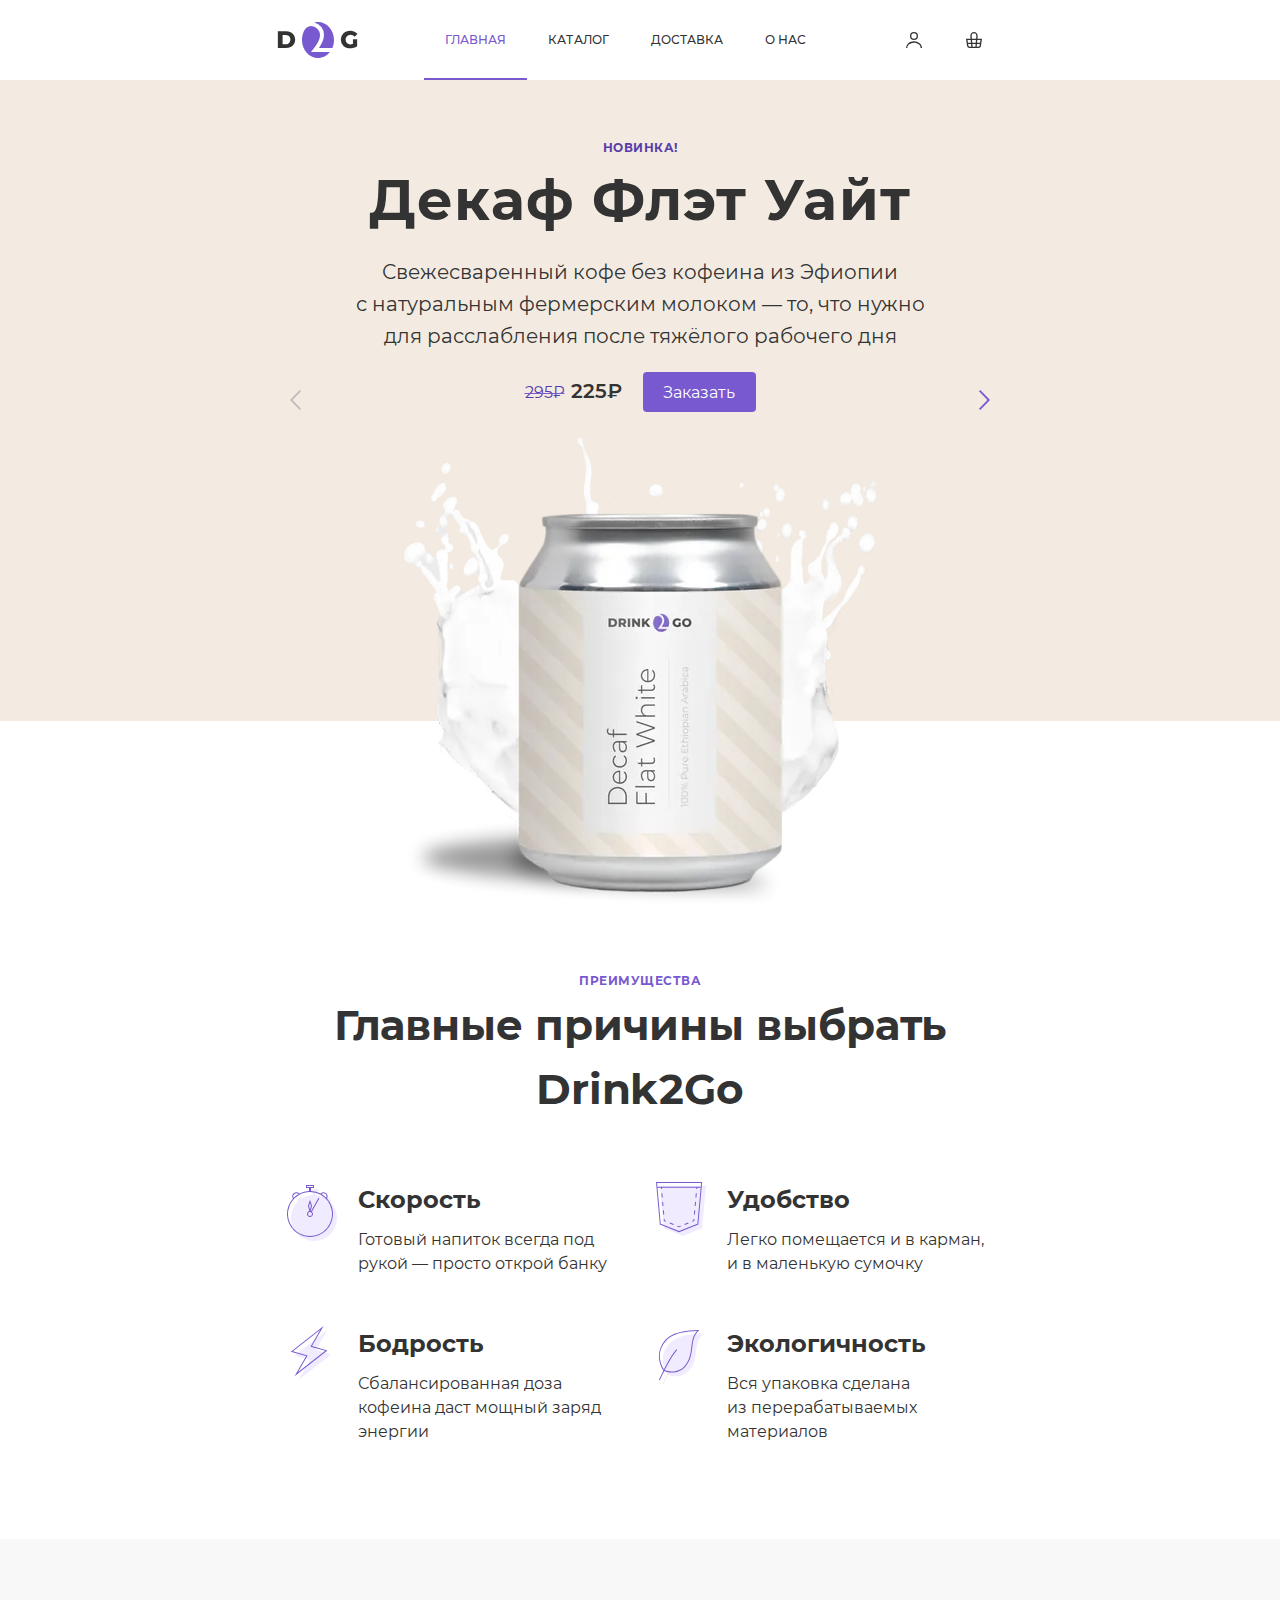
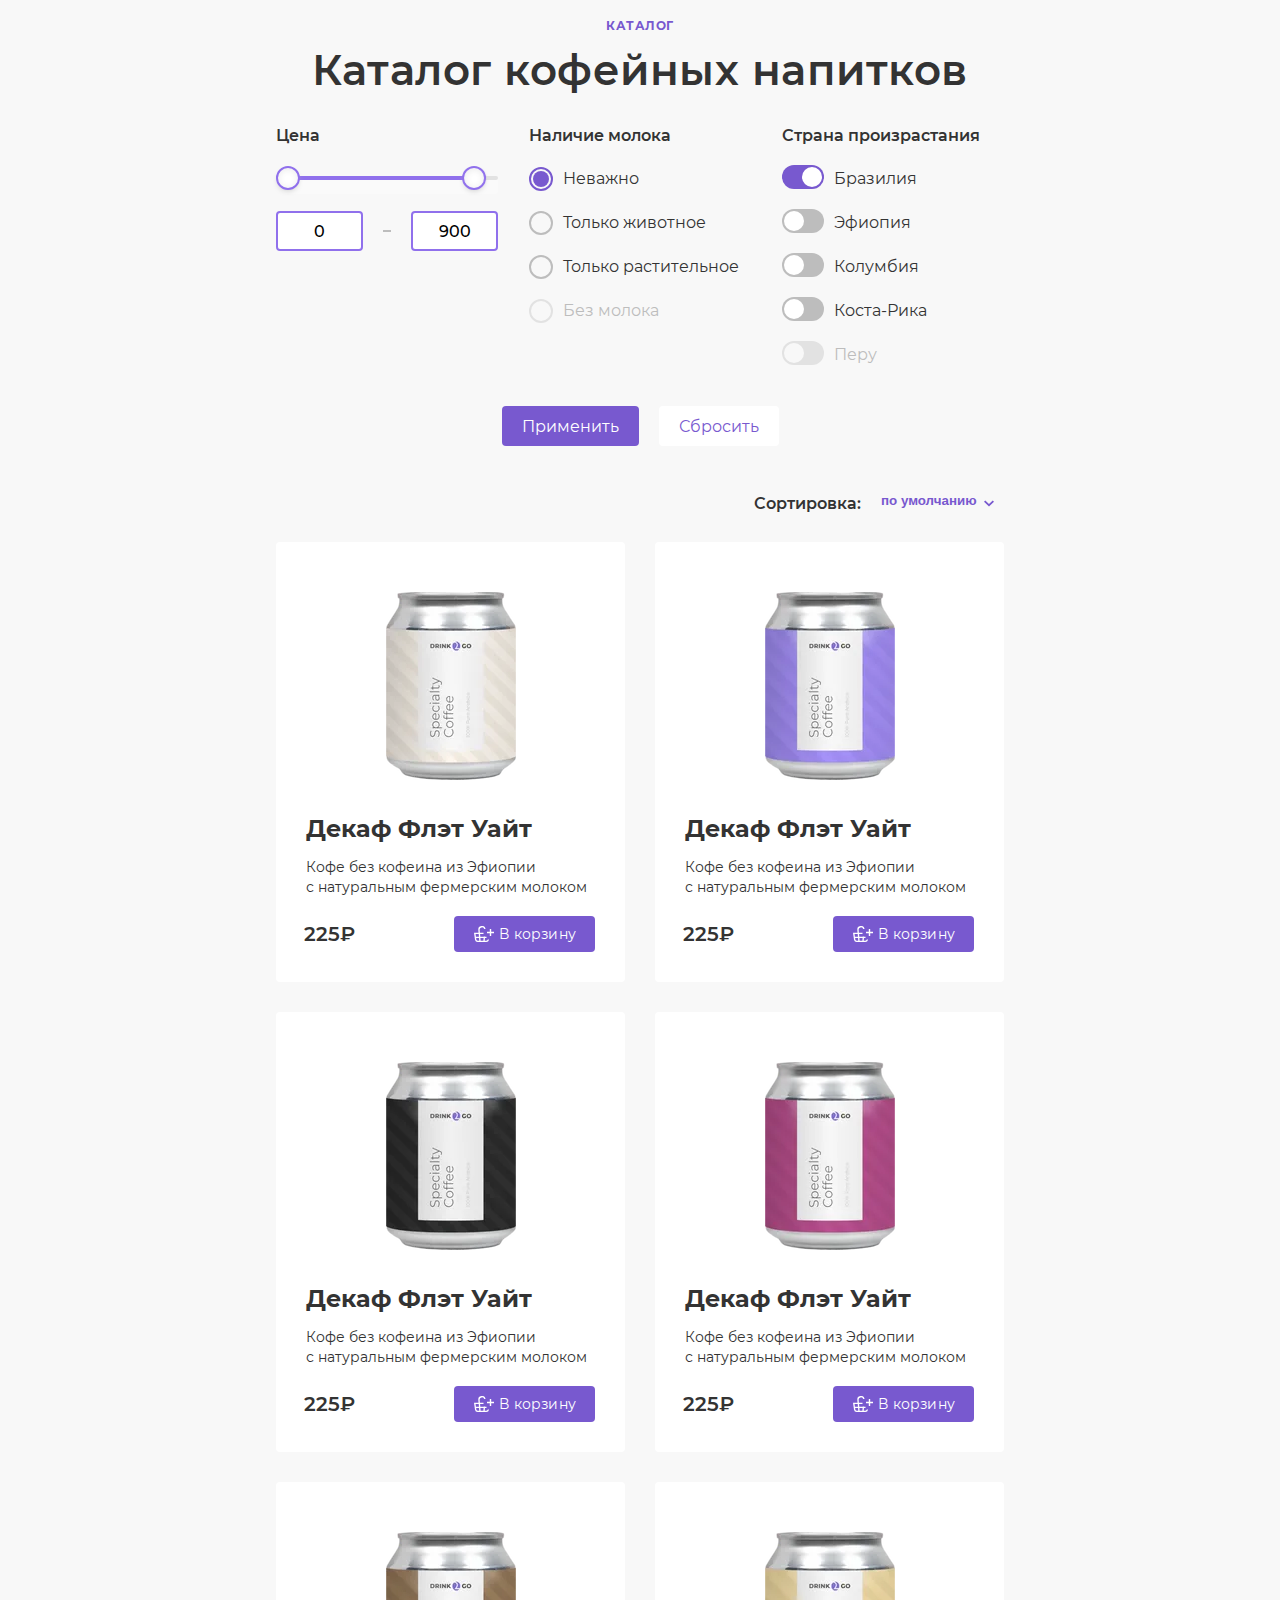
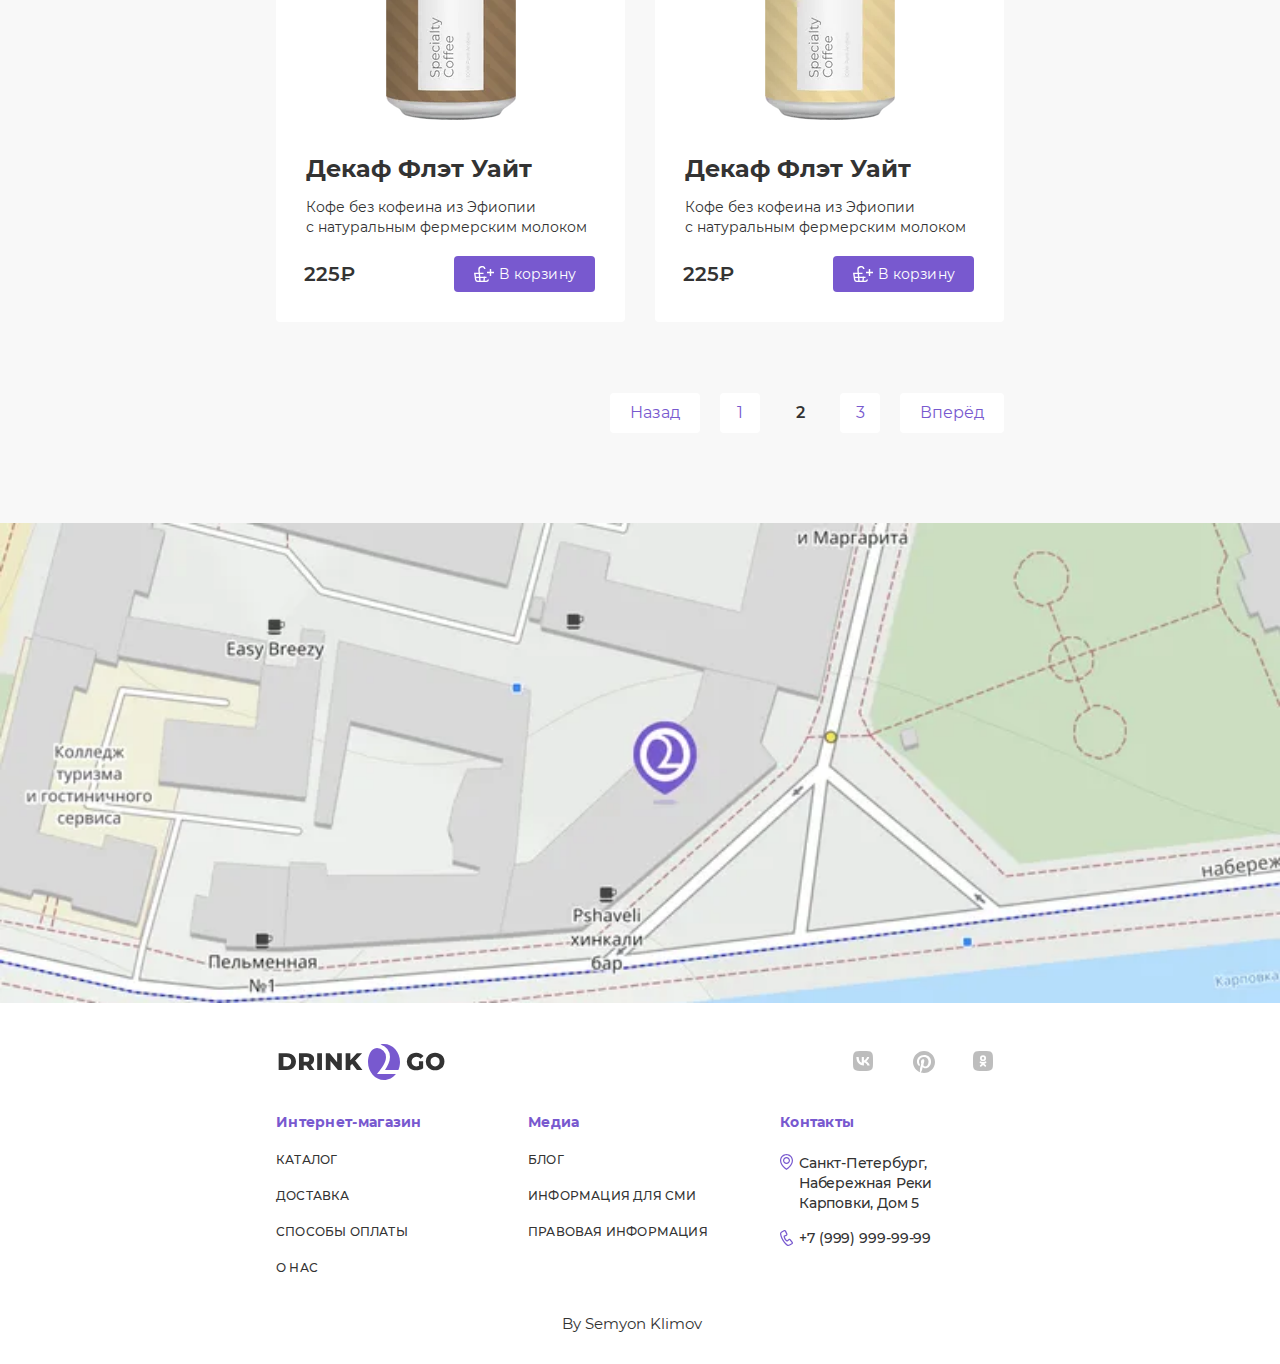
<file: docs/index.html>
<!DOCTYPE html><html class="page" lang="ru"><head><meta charset="UTF-8"><title>Drink2go: Главная</title><meta name="viewport" content="width=device-width,initial-scale=1"><meta name="description" content="Магазин кофейных напитков Drink2Go. У нас большой ассортимент готовых экологичных напитков!"><link rel="icon" href="favicon.ico"><link rel="icon" href="favicons/favicon-svg.svg" type="image/svg+xml"><link rel="icon" href="favicons/favicon32x32.png" type="image/x-icon"><link rel="apple-touch-icon" href="favicons/apple-icon-180x180.png"><link rel="manifest" href="manifest.webmanifest"><link rel="stylesheet" href="styles/styles.css"><link rel="preload" href="./fonts/montserrat-regular.woff2" type="font/woff2" as="font" crossorigin="anonymous"><link rel="preload" href="./fonts/montserrat-medium.woff2" type="font/woff2" as="font" crossorigin="anonymous"><link rel="preload" href="./fonts/montserrat-semibold.woff2" type="font/woff2" as="font" crossorigin="anonymous"><link rel="preload" href="./fonts/montserrat-bold.woff2" type="font/woff2" as="font" crossorigin="anonymous"></head><body class="page__body"><header class="main-header"><div class="main-header__wrapper main-wrapper"><div class="main-header__logo-wrapper"><a class="main-header__logo-link" href="index.html" aria-current="page"><picture><source media="(min-width: 1440px)" type="image/svg+xml" srcset="images/logo-drink2go-desktop.svg" width="170" height="36"><source media="(min-width: 768px)" type="image/svg+xml" srcset="images/logo-drink2go-tablet.svg" width="82" height="36"><img class="main-header__logo-image" src="images/logo-drink2go-mobile.svg" width="32" height="36" alt="Логотип компании Drink to go."></picture></a><p class="main-header__logo-description">Интернет-магазин кофейных напитков</p></div><nav class="main-header__navigation main-navigation"><ul class="main-navigation__list"><!-- Добавить класс main-navigation__list--open для открытия меню --><li class="main-navigation__item"><a class="main-navigation__link main-navigation__link--active" href="#" aria-current="page">Главная</a></li><li class="main-navigation__item"><a class="main-navigation__link" href="#">Каталог</a></li><li class="main-navigation__item"><a class="main-navigation__link" href="#">Доставка</a></li><li class="main-navigation__item"><a class="main-navigation__link" href="#">О нас</a></li></ul><ul class="main-navigation__user"><li class="main-navigation__user-item"><a class="main-navigation__user-link main-navigation__user-link--account" aria-label="Войти." href="#"><span class="main-navigation__link-text">Войти</span></a></li><li class="main-navigation__user-item"><a class="main-navigation__user-link main-navigation__user-link--basket" aria-label="Корзина." href="#"><span class="main-navigation__link-text">Корзина</span></a></li><li class="main-navigation__user-item main-navigation__user-item--burger"><button class="main-navigation__user-button js-toggle-button" type="button"><span class="visually-hidden">Открыть меню.</span></button><!-- Добавить класс для button main-navigation__user-button--close при открытии меню --></li></ul></nav></div></header><main class="main"><section class="main__hero hero"><h1 class="visually-hidden">Товары Drink to go!</h1><div class="hero__wrapper main-wrapper slider-pagination"><button class="hero__swipe-button hero__swipe-button--left slider-button-prev" type="button"><span class="visually-hidden">Переключение слайда влево.</span></button><ol class="hero__product-list"><li class="hero__product-item"><picture class="hero__product-picture"><source media="(min-width:1440px)" type="image/webp" srcset="images/flat-white-desktop@1x.webp, images/flat-white-desktop@2x.webp 2x" width="600" height="600"><source media="(min-width: 768px)" type="image/webp" srcset="images/flat-white-tablet@1x.webp, images/flat-white-tablet@2x.webp 2x" width="476" height="476"><source type="image/webp" srcset="images/flat-white-mobile@1x.webp, images/flat-white-mobile@2x.webp 2x" width="280" height="280"><source media="(min-width:1440px)" type="image/png" srcset="images/flat-white-desktop@1x.png, images/flat-white-desktop@2x.png 2x" width="600" height="600"><source media="(min-width: 768px)" type="image/png" srcset="images/flat-white-tablet@1x.png, images/flat-white-tablet@2x.png 2x" width="476" height="476"><img class="hero__product-image" src="images/flat-white-mobile@1x.png" srcset="images/flat-white-mobile@2x.png 2x" alt="Банка с кофе Декаф Флэт Уайт" width="280" height="280"></picture><div class="hero__column-wrapper"><strong class="hero__new-text">Новинка!</strong><h2 class="hero__product-title">Декаф Флэт Уайт</h2><p class="hero__product-description">Свежесваренный кофе без кофеина из Эфиопии с&nbsp;натуральным фермерским молоком — то, что нужно для расслабления после тяжёлого рабочего дня</p><div class="hero__product-price-wrapper"><p class="hero__product-price"><del class="hero__product-old-price">295₽</del>225₽</p><button class="hero__product-button button" type="button">Заказать</button></div></div></li><li class="hero__product-item"><picture class="hero__product-picture"><source media="(min-width:1440px)" type="image/webp" srcset="images/lavender-desktop@1x.webp, images/lavender-desktop@2x.webp 2x" width="600" height="600"><source media="(min-width: 768px)" type="image/webp" srcset="images/lavender-tablet@1x.webp, images/lavender-tablet@2x.webp 2x" width="476" height="476"><source type="image/webp" srcset="images/lavender-mobile@1x.webp, images/lavender-mobile@2x.webp 2x" width="280" height="280"><source media="(min-width:1440px)" type="image/png" srcset="images/lavender-desktop@1x.png, images/lavender-desktop@2x.png 2x" width="600" height="600"><source media="(min-width: 768px)" type="image/png" srcset="images/lavender-tablet@1x.png, images/lavender-tablet@2x.png 2x" width="476" height="476"><img class="hero__product-image" src="images/lavender-mobile@1x.png" srcset="images/lavender-mobile@2x.png 2x" alt="Банка с кофе Декаф Флэт Уайт" width="280" height="280"></picture><div class="hero__column-wrapper"><strong class="hero__new-text">Новинка!</strong><h2 class="hero__product-title">Лавандовый Латте</h2><p class="hero__product-description">Невероятное сочетание перуанской высокогорной арабики с&nbsp;молоком ламы и лавандовым сиропом унесёт вас прямо на вершину Радужных гор</p><div class="hero__product-price-wrapper"><p class="hero__product-price"><del class="hero__product-old-price">285₽</del>265₽</p><button class="hero__product-button button" tabindex="-1" type="button">Заказать</button></div></div></li><li class="hero__product-item"><picture class="hero__product-picture"><source media="(min-width:1440px)" type="image/webp" srcset="images/espresso-desktop@1x.webp, images/espresso-desktop@2x.webp 2x" width="600" height="600"><source media="(min-width: 768px)" type="image/webp" srcset="images/espresso-tablet@1x.webp, images/espresso-tablet@2x.webp 2x" width="476" height="476"><source type="image/webp" srcset="images/espresso-mobile@1x.webp, images/espresso-mobile@2x.webp 2x" width="280" height="280"><source media="(min-width:1440px)" type="image/png" srcset="images/espresso-desktop@1x.png, images/espresso-desktop@2x.png 2x" width="600" height="600"><source media="(min-width: 768px)" type="image/png" srcset="images/espresso-tablet@1x.png, images/espresso-tablet@2x.png 2x" width="476" height="476"><img class="hero__product-image" src="images/espresso-mobile@1x.png" srcset="images/espresso-mobile@2x.png 2x" alt="Банка с кофе Декаф Флэт Уайт" width="280" height="280"></picture><div class="hero__column-wrapper"><strong class="hero__new-text">Новинка!</strong><h2 class="hero__product-title">Тройной Эспрессо</h2><p class="hero__product-description">Мощнее укола адреналина, чернее самой тёмной ночи, этот тройной эспрессо из Колумбии покажет вам, что такое настоящая бодрость</p><div class="hero__product-price-wrapper"><p class="hero__product-price"><del class="hero__product-old-price">395₽</del>375₽</p><button class="hero__product-button button" tabindex="-1" type="button">Заказать</button></div></div></li></ol><div class="hero__button-stage-wrapper"><button class="hero__button-stage hero__button-stage--active" type="button"><span class="visually-hidden">Первый слайд.</span></button><!-- Для активного состояния добавить класс hero__button-stage--active --> <button class="hero__button-stage" type="button"><span class="visually-hidden">Второй слайд.</span></button> <button class="hero__button-stage" type="button"><span class="visually-hidden">Третий слайд.</span></button></div><button class="hero__swipe-button hero__swipe-button--right slider-button-next" type="button"><span class="visually-hidden">Переключение слайда вправо.</span></button></div></section><section class="main__advantages advantages"><div class="advantages__wrapper main-wrapper"><p class="advantages__short-title short-title">Преимущества</p><h2 class="advantages__title">Главные причины выбрать Drink2Go</h2><ul class="advantages__list"><li class="advantages__item advantages__item--time"><h3 class="advantages__item-title">Скорость</h3><p class="advantages__item-description">Готовый напиток всегда под рукой — просто открой банку</p></li><li class="advantages__item advantages__item--conveniences"><h3 class="advantages__item-title">Удобство</h3><p class="advantages__item-description">Легко помещается и в карман, и&nbsp;в&nbsp;маленькую сумочку</p></li><li class="advantages__item advantages__item--energy"><h3 class="advantages__item-title">Бодрость</h3><p class="advantages__item-description">Сбалансированная доза кофеина даст мощный заряд энергии</p></li><li class="advantages__item advantages__item--eco"><h3 class="advantages__item-title">Экологичность</h3><p class="advantages__item-description">Вся упаковка сделана из&nbsp;перерабатываемых материалов</p></li></ul></div></section><section class="main__catalog catalog"><div class="catalog__wrapper main-wrapper"><p class="catalog__short-title short-title">Каталог</p><h2 class="catalog__title">Каталог кофейных напитков</h2><div class="catalog__desktop-wrapper"><form class="catalog__form product-form" action="https://echo.htmlacademy.ru" method="post"><fieldset class="product-form__fieldset product-form__fieldset--price"><legend class="product-form__fieldset-title">Цена</legend><div class="product-form__slider slider"><div class="slider__init-slider"></div><!-- Добавить data-disabled="true" для состояния disabled --><div class="slider__inputs-wrapper"><label class="visually-hidden" for="min-cost">Минимальная цена.</label> <label class="visually-hidden" for="max-cost">Максимальная цена.</label> <input class="slider__input slider__input--min" id="min-cost" type="number" name="min-cost" min="0" max="900" value="0" placeholder="0"><div class="slider__separator"></div><input class="slider__input slider__input--max" id="max-cost" type="number" name="max-cost" min="0" max="900" value="900"></div></div></fieldset><fieldset class="product-form__fieldset product-form__fieldset--milk-availability"><legend class="product-form__fieldset-title product-form__fieldset-title--milk-availability">Наличие молока</legend><label class="product-form__label"><input class="product-form__radio visually-hidden" type="radio" name="milk-availability" value="never-mind" checked="checked"> <span class="product-form__custom-radio"></span> <span class="product-form__label-text">Неважно</span></label> <label class="product-form__label"><input class="product-form__radio visually-hidden" type="radio" name="milk-availability" value="only-animal"> <span class="product-form__custom-radio"></span> <span class="product-form__label-text">Только животное</span></label> <label class="product-form__label"><input class="product-form__radio visually-hidden" type="radio" name="milk-availability" value="only-vegetable"> <span class="product-form__custom-radio"></span> <span class="product-form__label-text">Только растительное</span></label> <label class="product-form__label"><input class="product-form__radio visually-hidden" type="radio" name="milk-availability" value="dairy-free" disabled="disabled"> <span class="product-form__custom-radio"></span> <span class="product-form__label-text">Без молока</span></label></fieldset><fieldset class="product-form__fieldset product-form__fieldset--country"><legend class="product-form__fieldset-title product-form__fieldset-title--country">Страна произрастания</legend><label class="product-form__label product-form__label--country"><input class="product-form__checkbox visually-hidden" type="checkbox" name="brazil" checked="checked"> <span class="product-form__custom-checkbox"></span> <span class="product-form__label-text">Бразилия</span></label> <label class="product-form__label product-form__label--country"><input class="product-form__checkbox visually-hidden" type="checkbox" name="ethiopial"> <span class="product-form__custom-checkbox"></span> <span class="product-form__label-text">Эфиопия</span></label> <label class="product-form__label product-form__label--country"><input class="product-form__checkbox visually-hidden" type="checkbox" name="colombia"> <span class="product-form__custom-checkbox"></span> <span class="product-form__label-text">Колумбия</span></label> <label class="product-form__label product-form__label--country"><input class="product-form__checkbox visually-hidden" type="checkbox" name="costa-rica"> <span class="product-form__custom-checkbox"></span> <span class="product-form__label-text">Коста-Рика</span></label> <label class="product-form__label product-form__label--country"><input class="product-form__checkbox visually-hidden" type="checkbox" name="peru" disabled="disabled"> <span class="product-form__custom-checkbox"></span> <span class="product-form__label-text">Перу</span></label></fieldset><div class="product-form__button-wrapper"><button class="product-form__button product-form__button--submit button" type="submit">Применить</button> <button class="product-form__button product-form__button--reset button" type="reset">Сбросить</button></div></form><div class="catalog__catalog-wrapper"><div class="catalog__sorting-wrapper"><p class="catalog__sorting-description">Сортировка:</p><div class="catalog__sorting-container"><select class="catalog__sorting" aria-label="Сортировка товаров." name="sorting"><option class="catalog__sorting-item">по умолчанию</option><option class="catalog__sorting-item">по возрастанию</option><option class="catalog__sorting-item">по убыванию</option></select> <span class="catalog__sorting-arrow"></span></div></div><ul class="catalog__product-list product-catalog"><li class="product-catalog__card"><picture class="product-catalog__picture"><source type="image/webp" srcset="images/coffee-catalog-flatwhite@1x.webp, images/coffee-catalog-flatwhite@2x.webp 2x" width="130" height="188"><img class="product-catalog__card-image" src="images/coffee-catalog-flatwhite@1x.png" srcset="images/coffee-catalog-flatwhite@2x.png 2x" alt="Банка с кофе Декаф Флэт Уайт" width="130" height="188"></picture><h3 class="product-catalog__card-title">Декаф Флэт Уайт</h3><p class="product-catalog__card-description">Кофе без кофеина из Эфиопии с&nbsp;натуральным фермерским молоком</p><div class="product-catalog__price-wrapper"><p class="product-catalog__price">225₽</p><button class="product-catalog__button button" type="button">В корзину</button></div></li><li class="product-catalog__card"><picture class="product-catalog__picture"><source type="image/webp" srcset="images/coffee-catalog-lavender@1x.webp, images/coffee-catalog-lavender@2x.webp 2x" width="130" height="188"><img class="product-catalog__card-image" src="images/coffee-catalog-lavender@1x.png" srcset="images/coffee-catalog-lavender@2x.png 2x" alt="Банка с кофе Декаф Флэт Уайт" width="130" height="188"></picture><h3 class="product-catalog__card-title">Декаф Флэт Уайт</h3><p class="product-catalog__card-description">Кофе без кофеина из Эфиопии с&nbsp;натуральным фермерским молоком</p><div class="product-catalog__price-wrapper"><p class="product-catalog__price">225₽</p><button class="product-catalog__button button" type="button">В корзину</button></div></li><li class="product-catalog__card"><picture class="product-catalog__picture"><source type="image/webp" srcset="images/coffee-catalog-espresso@1x.webp, images/coffee-catalog-espresso@2x.webp 2x" width="130" height="188"><img class="product-catalog__card-image" src="images/coffee-catalog-espresso@1x.png" srcset="images/coffee-catalog-espresso@2x.png 2x" alt="Банка с кофе Декаф Флэт Уайт" width="130" height="188"></picture><h3 class="product-catalog__card-title">Декаф Флэт Уайт</h3><p class="product-catalog__card-description">Кофе без кофеина из Эфиопии с&nbsp;натуральным фермерским молоком</p><div class="product-catalog__price-wrapper"><p class="product-catalog__price">225₽</p><button class="product-catalog__button button" type="button">В корзину</button></div></li><li class="product-catalog__card"><picture class="product-catalog__picture"><source type="image/webp" srcset="images/coffee-catalog-cherry@1x.webp, images/coffee-catalog-cherry@2x.webp 2x" width="130" height="188"><img class="product-catalog__card-image" src="images/coffee-catalog-cherry@1x.png" srcset="images/coffee-catalog-cherry@2x.png 2x" alt="Банка с кофе Декаф Флэт Уайт" width="130" height="188"></picture><h3 class="product-catalog__card-title">Декаф Флэт Уайт</h3><p class="product-catalog__card-description">Кофе без кофеина из Эфиопии с&nbsp;натуральным фермерским молоком</p><div class="product-catalog__price-wrapper"><p class="product-catalog__price">225₽</p><button class="product-catalog__button button" type="button">В корзину</button></div></li><li class="product-catalog__card"><picture class="product-catalog__picture"><source type="image/webp" srcset="images/coffee-catalog-cacao@1x.webp, images/coffee-catalog-cacao@2x.webp 2x" width="130" height="188"><img class="product-catalog__card-image" src="images/coffee-catalog-cacao@1x.png" srcset="images/coffee-catalog-cacao@2x.png 2x" alt="Банка с кофе Декаф Флэт Уайт" width="130" height="188"></picture><h3 class="product-catalog__card-title">Декаф Флэт Уайт</h3><p class="product-catalog__card-description">Кофе без кофеина из Эфиопии с&nbsp;натуральным фермерским молоком</p><div class="product-catalog__price-wrapper"><p class="product-catalog__price">225₽</p><button class="product-catalog__button button" type="button">В корзину</button></div></li><li class="product-catalog__card"><picture class="product-catalog__picture"><source type="image/webp" srcset="images/coffee-catalog-vanilla@1x.webp, images/coffee-catalog-vanilla@2x.webp 2x" width="130" height="188"><img class="product-catalog__card-image" src="images/coffee-catalog-vanilla@1x.png" srcset="images/coffee-catalog-vanilla@2x.png 2x" alt="Банка с кофе Декаф Флэт Уайт" width="130" height="188"></picture><h3 class="product-catalog__card-title">Декаф Флэт Уайт</h3><p class="product-catalog__card-description">Кофе без кофеина из Эфиопии с&nbsp;натуральным фермерским молоком</p><div class="product-catalog__price-wrapper"><p class="product-catalog__price">225₽</p><button class="product-catalog__button button" type="button">В корзину</button></div></li></ul><div class="catalog__pagination-wrapper"><button class="catalog__pagination-button catalog__pagination-button--backward" type="button" aria-label="Предыдущая страница каталога."><span class="catalog__button-description">Назад</span></button><ol class="catalog__pagination-list"><li class="catalog__pagination-item"><button class="catalog__pagination-list-button" type="button">1</button></li><li class="catalog__pagination-item"><button class="catalog__pagination-list-button catalog__pagination-list-button--active" type="button">2</button></li><li class="catalog__pagination-item"><button class="catalog__pagination-list-button" type="button">3</button></li></ol><button class="catalog__pagination-button catalog__pagination-button--forward" type="button" aria-label="Следующая страница каталога."><span class="catalog__button-description">Вперёд</span></button></div></div></div></div></section><section class="main__map"><h2 class="visually-hidden">Где мы находимся на карте.</h2><picture><source media="(min-width: 1440px)" type="image/webp" srcset="images/map-desktop@1x.webp, images/map-desktop@2x.webp 2x" width="1440" height="540"><source media="(min-width: 768px)" type="image/webp" srcset="images/map-tablet@1x.webp, images/map-tablet@2x.webp 2x" width="768" height="480"><source type="image/webp" srcset="images/map-mobile@1x.webp, images/map-mobile@2x.webp 2x" width="320" height="420"><source media="(min-width: 1440px)" type="image/jpg" srcset="images/map-desktop@1x.jpg, images/map-desktop@2x.jpg 2x" width="1440" height="540"><source media="(min-width: 768px)" type="image/jpg" srcset="images/map-tablet@1x.jpg, images/map-tablet@2x.jpg 2x" width="768" height="480"><img class="main__map-img" src="images/map-mobile@1x.jpg" srcset="images/map-mobile@2x.jpg 2x" alt="Наш адрес на карте. Санкт-Петербург, набережная реки Карповки, дом 5" width="320" height="420"></picture></section></main><footer class="main-footer"><h2 class="visually-hidden">Наши контакты и социальные сети.</h2><div class="main-footer-wrapper"><div class="main-footer__social-wrapper"><div class="main-footer__logo-wrapper"><a class="main-footer__logo-link" href="index.html" aria-current="page"><picture><source media="(min-width: 768px)" type="image/svg+xml" srcset="images/logo-drink2go-desktop.svg" width="170" height="36"><img class="main-footer__logo-image" src="images/logo-drink2go-tablet.svg" width="82" height="36" alt="Логотип компании Drink to go."></picture></a><p class="main-footer__logo-description">Интернет-магазин кофейных напитков</p></div><ul class="main-footer__social-list"><li class="main-footer__social-item"><a class="main-footer__social-link main-footer__social-link--vk" href="https://vk.com/krising"><span class="visually-hidden">Вконтакте.</span> <svg class="main-footer__social-image" aria-hidden="true" focusable="false" width="20" height="20"><use href="icons/stack.svg#footer-vk"></use></svg></a></li><li class="main-footer__social-item"><a class="main-footer__social-link main-footer__social-link--pinterest" href="#"><span class="visually-hidden">Pinterest.</span> <svg class="main-footer__social-image" aria-hidden="true" focusable="false" width="22" height="22"><use href="icons/stack.svg#footer-pinterest"></use></svg></a></li><li class="main-footer__social-item"><a class="main-footer__social-link main-footer__social-link--odnoklassniki" href="#"><span class="visually-hidden">Одноклассники.</span> <svg class="main-footer__social-image" aria-hidden="true" focusable="false" width="20" height="20"><use href="icons/stack.svg#footer-odnoklassniki"></use></svg></a></li></ul></div><ul class="main-footer__column-list"><li class="main-footer__column-item"><div class="main-footer__column-item-container"><h3 class="main-footer__links-title">Интернет-магазин</h3><ul class="main-footer__link-list"><li class="main-footer__link-item"><a class="main-footer__link-social" href="#">Каталог</a></li><li class="main-footer__link-item"><a class="main-footer__link-social" href="#">Доставка</a></li><li class="main-footer__link-item"><a class="main-footer__link-social" href="#">Способы оплаты</a></li><li class="main-footer__link-item"><a class="main-footer__link-social" href="#">О нас</a></li></ul></div></li><li class="main-footer__column-item"><div class="main-footer__column-item-container"><h3 class="main-footer__links-title">Медиа</h3><ul class="main-footer__link-list"><li class="main-footer__link-item"><a class="main-footer__link-social" href="#">Блог</a></li><li class="main-footer__link-item"><a class="main-footer__link-social" href="#">Информация для СМИ</a></li><li class="main-footer__link-item"><a class="main-footer__link-social" href="#">Правовая информация</a></li></ul></div></li><li class="main-footer__column-item"><div class="main-footer__column-item-container main-footer__column-item-container--contacts"><h3 class="main-footer__links-title main-footer__links-title--contacts">Контакты</h3><ul class="main-footer__link-list"><li class="main-footer__link-item"><a class="main-footer__link-social" href="https://yandex.ru/maps/-/CDvwUTzA"><address class="main-footer__address">Санкт-Петербург, набережная реки Карповки, дом 5</address></a></li><li class="main-footer__link-item"><a class="main-footer__link-social main-footer__link-social--tel" href="tel:+79999999999">+7 (999) 999-99-99</a></li></ul></div></li></ul><div class="main-footer__watermark-container"><a class="main-footer__watermark" href="https://t.me/krising">By <span class="main-footer__watermark-logo-text">Semyon Klimov</span></a></div></div></footer><script src="scripts/index.js" type="module"></script></body></html>
</file>
<file: docs/styles/styles.css>
@import "../vendor/nouislider.min.css";@font-face{font-family:Montserrat;font-weight:400;font-style:normal;font-display:swap;src:url(../fonts/montserrat-regular.woff2)format("woff2")}@font-face{font-family:Montserrat;font-weight:500;font-style:normal;font-display:swap;src:url(../fonts/montserrat-medium.woff2)format("woff2")}@font-face{font-family:Montserrat;font-weight:600;font-style:normal;font-display:swap;src:url(../fonts/montserrat-semibold.woff2)format("woff2")}@font-face{font-family:Montserrat;font-weight:700;font-style:normal;font-display:swap;src:url(../fonts/montserrat-bold.woff2)format("woff2")}body{color:#333;margin:0;font-family:Montserrat,Arial,sans-serif;font-size:14px;line-height:20px}.visually-hidden{clip:rect(0 0 0 0);border:0;width:1px;height:1px;margin:-1px;padding:0;position:absolute;overflow:hidden}.page{height:100%}.page__body{grid-template-rows:min-content 1fr min-content;min-height:100%;display:grid}.button{color:#fff;cursor:pointer;background-color:#7859cf;border:none;border-radius:4px;padding:9px 20px 7px;font-family:Montserrat,Arial,sans-serif;font-size:16px;font-weight:400;line-height:24px}.button:hover,.button:focus-visible{background-color:#9070ec}.button:active{background-color:#593cac}.button:disabled{background-color:#bdbdbd}.main__map{height:420px}@media (width>=768px){.main__map{height:480px}}@media (width>=1440px){.main__map{height:540px}}.main__map-img{object-fit:cover;width:100%}.main-header{width:100%}.main-header__wrapper{justify-content:space-between;display:flex;position:relative}@media (width>=1440px){.main-header__logo-wrapper{margin-right:157px;display:flex}}.main-header__logo-link{padding-top:12px;padding-bottom:7px;display:block}@media (width>=768px){.main-header__logo-link{margin-right:66px;padding-top:22px;padding-bottom:16px}}@media (width>=1440px){.main-header__logo-link{margin-right:20px;padding-top:23px}}.main-header__logo-description{display:none}@media (width>=1440px){.main-header__logo-description{min-width:130px;max-width:130px;margin:25px 0 24px;font-size:12px;line-height:16px;display:block}}.main-wrapper{box-sizing:border-box;width:320px;min-width:320px;margin:0 auto;padding:0 20px}@media (width>=768px){.main-wrapper{width:768px}}@media (width>=1440px){.main-wrapper{width:1440px;padding:0 40px}}@media (width>=768px){.main-navigation{flex-grow:1;justify-content:space-between;gap:20px;display:flex}}@media (width>=1440px){.main-navigation{gap:40px}}.main-navigation__list{z-index:2;background-color:#fff;width:320px;margin-top:0;margin-bottom:0;margin-left:0;padding-left:0;list-style:none;display:none;position:absolute;top:100%;left:0}@media (width>=768px){.main-navigation__list{flex-wrap:wrap;width:auto;display:flex;position:static}}@media (width>=1440px){.main-navigation__list{gap:20px}}.main-navigation__list--open{display:block}.main-navigation__item{text-align:center;border-bottom:1px solid #f0ebff}.main-navigation__item:first-of-type{border-top:1px solid #f0ebff}@media (width>=768px){.main-navigation__item{border-bottom:none}.main-navigation__item:first-of-type{border-top:none}}.main-navigation__link{color:#333;text-transform:uppercase;padding:18px;font-size:12px;font-weight:500;text-decoration:none;display:block}.main-navigation__link:hover,.main-navigation__link:focus-visible{color:#7859cf}.main-navigation__link:active{color:#7859cf;background-color:#f0ebff}@media (width>=768px){.main-navigation__link{letter-spacing:.05px;padding:30px 21px 28px}}@media (width>=1440px){.main-navigation__link{padding-top:31px}}@media (width>=768px){.main-navigation__link--active{color:#7859cf;border-bottom:2px solid #7859cf}}.main-navigation__user{flex-wrap:wrap;min-width:120px;margin:0 -20px 0 0;padding-left:0;list-style:none;display:flex}@media (width>=768px){.main-navigation__user{margin-right:0}}@media (width>=1440px){.main-navigation__user{gap:22px}}.main-navigation__user-link{width:16px;height:16px;padding:22px;display:block;position:relative}.main-navigation__user-link:after{content:"";background-color:#333;width:16px;height:16px;display:block;position:absolute}@media (width>=1440px){.main-navigation__user-link:after{top:32px;left:21px}}.main-navigation__user-link:hover,.main-navigation__user-link:focus-visible{color:#7859cf}.main-navigation__user-link:active{background-color:#f0ebff}@media (width>=768px){.main-navigation__user-link{padding:32px 22px}}@media (width>=1440px){.main-navigation__user-link{background-position:21px;width:auto;height:auto;padding:33px 20px 32px 44px;text-decoration:none}.main-navigation__user-link:hover:after,.main-navigation__user-link:focus-visible:after,.main-navigation__user-link:active:after{background-color:#7859cf}}.main-navigation__user-link--account:after{-webkit-mask-image:url(../icons/stack.svg#account-button);mask-image:url(../icons/stack.svg#account-button)}.main-navigation__user-link--basket:after{-webkit-mask-image:url(../icons/stack.svg#basket-button);mask-image:url(../icons/stack.svg#basket-button)}.main-navigation__user-link:hover .main-navigation__link-text,.main-navigation__user-link:focus-visible .main-navigation__link-text{color:#7859cf}@media (width>=768px){.main-navigation__user-item--burger{display:none}}.main-navigation__link-text{display:none}@media (width>=1440px){.main-navigation__link-text{color:#333;text-transform:uppercase;letter-spacing:.2px;font-size:12px;font-weight:500;line-height:16px;display:block}}.main-navigation__user-button{cursor:pointer;background-color:#fff;background-image:url(../icons/stack.svg#burger-button);background-position:50%;background-repeat:no-repeat;background-size:16px 16px;border:none;width:60px;height:60px;padding:22px;display:block}.main-navigation__user-button:active{background-color:#f0ebff}@media (width>=768px){.main-navigation__user-button{display:none}}.main-navigation__user-button--close{background-image:url(../icons/stack.svg#burger-close-button)}.hero{background-color:#f3ebe1;width:100%;transition-property:background-color;transition-duration:1s}@media (width>=768px){.hero{background-image:linear-gradient(#f3ebe1 77%,#fff 77% 100%)}}@media (width>=1440px){.hero{background-image:none}}.hero__wrapper{position:relative}.hero__swipe-button{cursor:pointer;z-index:5;background-color:#0000;border:none;width:20px;height:100%;position:absolute}.hero__swipe-button:after{content:"";background-image:url(../icons/stack.svg#arrow-hero-button);background-position:50%;background-repeat:no-repeat;width:11px;height:20px;position:absolute;top:48.3%;left:20%}@media (width>=768px){.hero__swipe-button:after{left:43%}}@media (width>=1440px){.hero__swipe-button:after{top:48.6%}}.hero__swipe-button:hover,.hero__swipe-button:focus-visible{background-image:linear-gradient(90deg,#fff,#fff0)}.hero__swipe-button:active{background-image:linear-gradient(90deg,#7859cf40,#7859cf00)}.hero__swipe-button:disabled{cursor:default}@media (width>=768px){.hero__swipe-button{width:80px;height:77%}}@media (width>=1440px){.hero__swipe-button{height:100%}}.hero__swipe-button:disabled.hero__swipe-button:after{background-image:url(../icons/stack.svg#arrow-hero-button-disabled)}.hero__swipe-button--right{top:0;right:0;transform:scaleX(-1)}.hero__swipe-button--left{top:0;left:0}.hero__product-list{gap:40px;margin-top:0;margin-bottom:0;margin-left:0;padding-left:0;list-style:none;display:flex;overflow:hidden}.hero__product-item{flex-direction:column;align-items:center;width:280px;padding-top:20px;padding-bottom:60px;transition-property:right;transition-duration:1s;display:flex;position:relative;right:0}@media (width>=768px){.hero__product-item{min-width:728px;padding-top:60px;padding-bottom:0}}@media (width>=1440px){.hero__product-item{box-sizing:border-box;flex-flow:wrap;align-items:start;gap:0 30px;min-width:1360px;padding:30px 40px 79px 65px}}.hero__product-image{object-fit:contain;margin-bottom:5px}@media (width>=768px){.hero__product-image{margin-bottom:0}.hero__product-picture{order:2}}@media (width>=1440px){.hero__product-picture{order:0}}.hero__column-wrapper{flex-direction:column;flex-grow:1;align-items:center;display:flex}@media (width>=1440px){.hero__column-wrapper{flex-grow:1;align-items:flex-start;max-width:625px;margin-top:150px}}.hero__new-text{text-align:center;text-transform:uppercase;color:#593cac;letter-spacing:.5px;margin-bottom:4px;font-size:12px;line-height:16px}.hero__product-title{text-align:center;letter-spacing:.7px;margin-top:0;margin-bottom:10px;font-size:36px;line-height:48px}@media (width>=768px){.hero__product-title{letter-spacing:1.1px;margin-bottom:16px;font-size:56px;line-height:80px}}.hero__product-description{text-align:center;min-height:100px;margin-top:0;margin-bottom:20px;font-size:14px;line-height:20px}@media (width>=768px){.hero__product-description{max-width:606px;min-height:auto;font-size:20px;line-height:32px}}@media (width>=1440px){.hero__product-description{text-align:start;margin-bottom:40px}}.hero__product-price-wrapper{flex-grow:1;justify-content:space-between;align-items:center;display:flex}@media (width>=768px){.hero__product-price-wrapper{margin-bottom:20px}}.hero__product-price{margin:0 21px 0 0;font-size:20px;font-weight:600;line-height:32px}.hero__product-button{width:113px;max-width:113px}.hero__product-old-price{color:#593cac;margin-right:6px;font-size:16px;font-weight:400;line-height:32px;-webkit-text-decoration:line-through #7859cf;text-decoration:line-through #7859cf;text-decoration-thickness:1px}.hero__button-stage-wrapper{display:none}@media (width>=1440px){.hero__button-stage-wrapper{gap:8px;display:flex;position:absolute;bottom:8%;left:43%}}.hero__button-stage{background-color:#0000;border:none;width:62px;height:4px;padding-top:15px;padding-bottom:15px;position:relative}@media (width>=1440px){.hero__button-stage:after{content:"";background-color:#fff;width:62px;height:4px;display:block;position:absolute;bottom:13px;left:0}}.hero__button-stage:hover:after,.hero__button-stage:focus-visible:after{background-color:#7859cf40}.hero__button-stage:active:after,.hero__button-stage--active.hero__button-stage:after{background-color:#7859cf}.short-title{color:#7859cf;text-transform:uppercase;letter-spacing:.5px;text-align:center;margin-top:0;margin-bottom:5px;font-size:12px;font-weight:700;line-height:16px}.advantages{background-color:#fff;width:100%}.advantages__wrapper{flex-direction:column;align-items:center;padding-top:50px;padding-bottom:60px;display:flex}@media (width>=768px){.advantages__wrapper{padding-top:60px;padding-bottom:95px}}@media (width>=1440px){.advantages__wrapper{padding-top:100px;padding-bottom:120px}}@media (width>=768px){.advantages__short-title{margin-bottom:4px}}.advantages__title{text-align:center;letter-spacing:.3px;margin-top:0;margin-bottom:36px;font-size:24px;font-weight:600;line-height:36px}@media (width>=768px){.advantages__title{letter-spacing:-.1px;margin-bottom:61px;font-size:42px;font-weight:700;line-height:64px}}@media (width>=1440px){.advantages__title{margin-bottom:80px}}.advantages__list{flex-flow:column wrap;gap:33px;margin-top:0;margin-bottom:0;margin-left:0;padding-left:0;list-style:none;display:flex}@media (width>=768px){.advantages__list{flex-direction:row;gap:50px 30px;padding-left:10px;padding-right:10px}}@media (width>=1440px){.advantages__list{column-gap:29px;padding-left:0;padding-right:0}}.advantages__item{box-sizing:border-box;padding-top:65px;position:relative}.advantages__item:after{content:"";background-repeat:no-repeat;width:50px;height:56px;position:absolute;top:0;left:41%}@media (width>=768px){.advantages__item{max-width:339px;padding-top:0;padding-left:72px}.advantages__item:after{top:0;left:0}}@media (width>=1440px){.advantages__item{max-width:318px;padding-top:76px;padding-left:0}.advantages__item:after{top:0;left:134px}}.advantages__item--time:after{background-image:url(../images/advantages-time.svg)}@media (width>=768px){.advantages__item--time:after{top:3px;left:1px}}@media (width>=1440px){.advantages__item--time:after{top:0;left:133px}}.advantages__item--conveniences:after{background-image:url(../images/advantages-conveniences.svg)}@media (width>=768px){.advantages__item--conveniences:after{top:0;left:1px}}@media (width>=1440px){.advantages__item--conveniences:after{top:0;left:134px}}.advantages__item--energy:after{background-image:url(../images/advantages-energy.svg)}.advantages__item--eco:after{background-image:url(../images/advantages-eco.svg)}@media (width>=768px){.advantages__item--eco:after{top:4px;left:1px}}@media (width>=1440px){.advantages__item--eco:after{top:0;left:135px}}.advantages__item-title{text-align:center;margin-top:0;margin-bottom:4px;font-size:18px;line-height:32px}@media (width>=768px){.advantages__item-title{text-align:start;margin-bottom:10px;font-size:24px;line-height:36px}}@media (width>=1440px){.advantages__item-title{text-align:center}}.advantages__item-description{text-align:center;margin-top:0;margin-bottom:0}@media (width>=768px){.advantages__item-description{text-align:start;font-size:16px;line-height:24px}}@media (width>=1440px){.advantages__item-description{text-align:center}}.catalog{background-color:#f8f8f8;width:100%}.catalog__wrapper{padding-top:50px;padding-bottom:44px}@media (width>=768px){.catalog__wrapper{padding-top:79px;padding-bottom:90px}}@media (width>=1440px){.catalog__wrapper{padding-top:98px;padding-bottom:119px}}.catalog__short-title{text-align:center}@media (width>=768px){.catalog__short-title{margin-bottom:4px}}.catalog__title{text-align:center;letter-spacing:.3px;margin-top:0;margin-bottom:21px;font-size:24px;font-weight:600;line-height:36px}@media (width>=768px){.catalog__title{letter-spacing:.5px;margin-bottom:22px;font-size:42px;line-height:64px}}@media (width>=1440px){.catalog__title{margin-bottom:42px}.catalog__desktop-wrapper{gap:30px;display:flex}}.catalog__form{flex-direction:column;gap:31px;display:flex}@media (width>=768px){.catalog__form{flex-flow:wrap;gap:42px 31px}}@media (width>=1440px){.catalog__form{flex-direction:column;gap:31px}}.catalog__sorting-wrapper{gap:9px;max-width:150px;margin-bottom:20px;margin-left:3px;display:flex}@media (width>=768px){.catalog__sorting-wrapper{justify-content:flex-end;gap:10px;max-width:none;margin-bottom:26px;margin-left:0;margin-right:5px}}@media (width>=1440px){.catalog__sorting-wrapper{gap:12px;margin-bottom:29px}}@-moz-document url-prefix(){.catalog__sorting-wrapper{margin-bottom:22px}@media (width>=768px){.catalog__sorting-wrapper{margin-bottom:27px}}}.catalog__sorting-description{margin-top:4px;margin-bottom:0;font-size:16px;font-weight:600;line-height:24px}@media (width>=1440px){.catalog__sorting-description{margin-top:-1px}}.catalog__sorting-container{position:relative}.catalog__sorting-arrow{content:"";background-image:url(../icons/stack.svg#select-arrow);width:10px;height:11px;display:block;position:absolute;top:9px;right:5px}@media (width>=1440px){.catalog__sorting-arrow{top:5px;right:6px}}.catalog__sorting{box-sizing:border-box;color:#7859cf;-webkit-appearance:none;appearance:none;background-color:#0000;border:none;border-radius:4px;padding:5px 10px;font-weight:600;position:relative}.catalog__sorting:hover,.catalog__sorting:focus-visible{background-color:#f0ebff}@media (width>=1440px){.catalog__sorting{padding-top:0;padding-bottom:0}}@-moz-document url-prefix(){.catalog__sorting{padding:2px 12px;font-size:16px;line-height:24px}@media (width>=1440px){.catalog__sorting{padding:0 14px}}}.catalog__sorting:active+.catalog__sorting-arrow{top:11px;transform:rotate(180deg)}@media (width>=1440px){.catalog__sorting:active+.catalog__sorting-arrow{top:6px}}.catalog__pagination-wrapper{gap:20px;display:flex}@media (width>=768px){.catalog__pagination-wrapper{justify-content:flex-end}}.catalog__pagination-list{flex-wrap:wrap;gap:20px;margin-top:0;margin-bottom:0;margin-left:0;padding-left:0;list-style:none;display:flex}.catalog__pagination-list-button{color:#7859cf;box-sizing:border-box;text-wrap:nowrap;background-color:#fff;border:none;border-radius:4px;justify-content:center;align-items:center;min-width:40px;max-width:50px;height:40px;padding:8px;font-family:Montserrat,Arial,sans-serif;font-size:16px;line-height:24px;display:flex;overflow:hidden}.catalog__pagination-list-button:hover,.catalog__pagination-list-button:focus-visible{color:#fff;background-color:#9070ec}.catalog__pagination-list-button:active{color:#fff;background-color:#593cac}.catalog__pagination-list-button:disabled{color:#fff;background-color:#e2e2e2}.catalog__pagination-list-button--active{color:#333;background-color:#0000;font-weight:600}.catalog__pagination-button{background-color:#fff;border:none;border-radius:4px;width:40px;height:40px;position:relative}.catalog__pagination-button:after{content:"";background-color:#7859cf;width:13px;height:10px;display:block;position:absolute;top:14px;left:13px;transform:rotate(90deg);-webkit-mask-image:url(../icons/stack.svg#select-arrow);mask-image:url(../icons/stack.svg#select-arrow)}.catalog__pagination-button:hover,.catalog__pagination-button:focus-visible{background-color:#9070ec}.catalog__pagination-button:active{background-color:#593cac}.catalog__pagination-button:disabled{background-color:#e2e2e2}@media (width>=768px){.catalog__pagination-button{width:auto;padding:8px 20px}.catalog__pagination-button:after{display:none}}.catalog__pagination-button:hover:after,.catalog__pagination-button:focus-visible:after,.catalog__pagination-button:active:after,.catalog__pagination-button:disabled:after{background-color:#fff}.catalog__pagination-button:hover .catalog__button-description,.catalog__pagination-button:focus-visible .catalog__button-description,.catalog__pagination-button:active .catalog__button-description,.catalog__pagination-button:disabled .catalog__button-description{color:#fff}.catalog__pagination-button--forward{transform:scaleX(-1)}@media (width>=768px){.catalog__pagination-button--forward{width:auto;transform:none}}.catalog__button-description{color:#7859cf;font-family:Montserrat,Arial,sans-serif;font-size:16px;line-height:24px;display:none}@media (width>=768px){.catalog__button-description{display:block}}.product-form{margin-bottom:41px}@media (width>=768px){.product-form{margin-bottom:42px}}@media (width>=1440px){.product-form{width:318px;max-width:318px}}.product-form__fieldset{border:none;width:280px;margin:0;padding:0}@media (width>=768px){.product-form__fieldset{width:222px}}@media (width>=1440px){.product-form__fieldset{width:318px}}.product-form__fieldset-title{margin-bottom:28px;padding:0;font-size:16px;font-weight:600;line-height:24px}.product-form__fieldset-title--milk-availability,.product-form__fieldset-title--country{margin-bottom:20px}@media (width>=768px){.product-form__fieldset-title--milk-availability,.product-form__fieldset-title--country{margin-bottom:19px}}@media (width>=1440px){.product-form__fieldset-title--milk-availability{margin-bottom:20px}}.product-form__label{margin-bottom:20px;padding-left:34px;display:block;position:relative}.product-form__label:last-of-type{margin-bottom:0}.product-form__label:hover .product-form__custom-radio{border-color:#7859cf}.product-form__label:hover .product-form__custom-radio:after{content:"";background-color:#7859cf40;border-radius:50%;width:16px;height:16px;position:absolute;top:8%;left:10%}.product-form__label:hover .product-form__custom-checkbox{background-color:#7859cf40;outline:2px solid #9070ec}.product-form__label--country{padding-left:52px}.product-form__radio:checked+.product-form__custom-radio{border-color:#7859cf}.product-form__radio:checked+.product-form__custom-radio:after{content:"";background-color:#7859cf;border-radius:50%;width:16px;height:16px;position:absolute;top:8%;left:10%}.product-form__radio:disabled~.product-form__label-text{color:#bdbdbd}.product-form__radio:disabled+.product-form__custom-radio{border-color:#e2e2e2}.product-form__radio:disabled+.product-form__custom-radio:after{background-color:#0000}.product-form__radio:disabled:checked+.product-form__custom-radio:after{background-color:#e2e2e2}.product-form__radio:focus-visible+.product-form__custom-radio{border-color:#7859cf}.product-form__radio:focus-visible+.product-form__custom-radio:after{content:"";background-color:#7859cf40;border-radius:50%;width:16px;height:16px;position:absolute;top:8%;left:10%}.product-form__custom-radio{box-sizing:border-box;background-color:#0000;border:2px solid #bdbdbd;border-radius:50%;width:24px;height:24px;position:absolute;left:0}.product-form__custom-checkbox{box-sizing:border-box;background-color:#bdbdbd;border-radius:12px;width:42px;height:24px;transition-property:background-color;transition-duration:.5s;position:absolute;top:-2px;left:0}.product-form__custom-checkbox:after{box-sizing:border-box;content:"";background-color:#fff;border-radius:50%;width:20px;height:20px;transition-property:left;transition-duration:.5s;position:absolute;top:2px;left:2px}.product-form__checkbox:checked+.product-form__custom-checkbox{background-color:#7859cf}.product-form__checkbox:checked+.product-form__custom-checkbox:after{top:2px;left:20px}.product-form__checkbox:disabled+.product-form__custom-checkbox{pointer-events:none;background-color:#e2e2e2;outline:none}.product-form__checkbox:disabled+.product-form__custom-checkbox:after{background-color:#f8f8f8}.product-form__checkbox:disabled~.product-form__label-text{color:#bdbdbd;pointer-events:none}.product-form__checkbox:disabled:checked+.product-form__custom-checkbox:after{background-color:#bdbdbd}.product-form__label-text{font-size:16px;line-height:24px}.product-form__button-wrapper{flex-wrap:wrap;margin-top:-3px;display:flex}@media (width>=768px){.product-form__button-wrapper{justify-content:center;row-gap:20px;width:728px}}@media (width>=1440px){.product-form__button-wrapper{justify-content:start;width:318px;margin-top:8px}}.product-form__button{letter-spacing:0;width:100%;padding-left:24px;padding-right:25px}.product-form__button:not(:last-of-type){margin-bottom:20px}@media (width>=768px){.product-form__button{width:auto;padding:9px 20px 7px}.product-form__button:not(:last-of-type){margin-bottom:0;margin-right:20px}}@media (width>=1440px){.product-form__button{padding:9px 27px 7px}.product-form__button:not(:last-of-type){margin-right:27px}}.product-form__button--reset{color:#7859cf;background-color:#fff}.product-form__button--reset:hover,.product-form__button--reset:focus-visible{color:#fff}.product-form__button--reset:disabled{background-color:#e2e2e2}.slider__init-slider{margin-bottom:20px;margin-left:7px}@media (width>=768px){.slider__init-slider{margin-bottom:17px}}@media (width>=1440px){.slider__init-slider{margin-bottom:18px}}.slider__init-slider.noUi-target{box-shadow:none;border:none}.slider__init-slider .noUi-connect{background-color:#9070ec;height:4px}.slider__init-slider .noUi-connects{background-color:#e2e2e2;height:4px}.noUi-horizontal .noUi-handle.noUi-handle-upper,.noUi-horizontal .noUi-handle.noUi-handle-lower{border:2px solid #9070ec;border-radius:50%;width:24px;height:24px;top:-10px}.noUi-horizontal .noUi-handle.noUi-handle-upper:after,.noUi-horizontal .noUi-handle.noUi-handle-lower:after,.noUi-horizontal .noUi-handle.noUi-handle-upper:before,.noUi-horizontal .noUi-handle.noUi-handle-lower:before{display:none}.slider__init-slider[data-disabled=true] .noUi-handle.noUi-handle-upper,.slider__init-slider[data-disabled=true] .noUi-handle.noUi-handle-lower{border:2px solid #bdbdbd}.noUi-horizontal .noUi-handle.noUi-handle-upper:hover,.noUi-horizontal .noUi-handle.noUi-handle-lower:hover,.noUi-horizontal .noUi-handle.noUi-handle-upper:focus-visible,.noUi-horizontal .noUi-handle.noUi-handle-lower:focus-visible{outline:none}.noUi-horizontal .noUi-handle.noUi-handle-upper:hover:after,.noUi-horizontal .noUi-handle.noUi-handle-lower:hover:after,.noUi-horizontal .noUi-handle.noUi-handle-upper:focus-visible:after,.noUi-horizontal .noUi-handle.noUi-handle-lower:focus-visible:after{content:"";background-color:#7859cf40;border-radius:50%;width:16px;height:16px;display:block;position:absolute;top:2px;left:2px}.slider__init-slider[data-disabled=true] .noUi-handle.noUi-handle-upper:hover:after,.slider__init-slider[data-disabled=true] .noUi-handle.noUi-handle-lower:hover:after,.slider__init-slider[data-disabled=true] .noUi-handle-upper:focus-visible:after,.slider__init-slider[data-disabled=true] .noUi-handle-lower:focus-visible:after{display:none}.noUi-horizontal .noUi-handle.noUi-handle-upper:active:after,.noUi-horizontal .noUi-handle.noUi-handle-lower:active:after{content:"";background-color:#7859cf;border-radius:50%;width:16px;height:16px;display:block;position:absolute;top:2px;left:2px}.slider__input{box-sizing:border-box;text-align:center;-webkit-appearance:none;appearance:none;-moz-appearance:textfield;border:2px solid #9070ec;border-radius:4px;width:118px;padding:7px 10px 5px;font-family:Montserrat,Arial,sans-serif;font-size:16px;font-weight:500;line-height:24px;overflow:hidden}.slider__input:hover,.slider__input:focus-visible{border-color:#593cac}.slider__input:disabled{color:#bdbdbd;border-color:#e5e5e5}@media (width>=768px){.slider__input{width:87px}}@media (width>=1440px){.slider__input{width:134px}}.slider__input::-webkit-inner-spin-button{-webkit-appearance:none;appearance:none}.slider__inputs-wrapper{flex-wrap:wrap;justify-content:space-between;align-items:center;display:flex}.slider__separator{background-color:#bdbdbd;width:8px;height:2px}.product-catalog{flex-direction:column;gap:23px;margin-top:0;margin-bottom:41px;margin-left:0;padding-left:0;list-style:none;display:flex}@media (width>=768px){.product-catalog{flex-flow:wrap;gap:30px;margin-bottom:71px}}@media (width>=1440px){.product-catalog{margin-bottom:61px}}.product-catalog__card{box-sizing:border-box;background-color:#fff;border-radius:4px;flex-direction:column;width:280px;padding:37px 20px 20px;display:flex}.product-catalog__card:hover,.product-catalog__card:focus-visible{box-shadow:0 5px 15px #00000026}@media (width>=768px){.product-catalog__card{width:349px;padding:50px 30px 30px}}@media (width>=1440px){.product-catalog__card{width:317px}}.product-catalog__picture{align-self:center;margin-bottom:19px}@media (width>=768px){.product-catalog__picture{margin-bottom:26px}}.product-catalog__card-image{margin-bottom:0}.product-catalog__card-title{margin-top:0;margin-bottom:4px;font-size:18px;line-height:32px}@media (width>=768px){.product-catalog__card-title{margin-bottom:10px;font-size:24px;line-height:36px}}.product-catalog__card-description{margin-top:0;margin-bottom:16px}@media (width>=768px){.product-catalog__card-description{margin-bottom:19px}}.product-catalog__price-wrapper{justify-content:space-between;align-items:center;display:flex}.product-catalog__price{max-width:80px;margin:0 0 0 -2px;font-size:20px;font-weight:600;line-height:32px}.product-catalog__button{letter-spacing:.2px;background-image:url(../icons/stack.svg#catalog-grocery-cart);background-position:20px 10px;background-repeat:no-repeat;background-size:20px 16px;padding:8px 19px 8px 45px;font-size:14px;line-height:20px}.main-footer{width:100%}@media (width>=1440px){.main-footer-wrapper{box-sizing:border-box;flex-wrap:wrap;column-gap:30px;width:1440px;margin:0 auto;padding:0 40px;display:flex}}.main-footer__social-wrapper{box-sizing:border-box;justify-content:space-between;align-items:center;column-gap:20px;width:320px;margin:0 auto;padding:0 20px;display:flex}@media (width>=768px){.main-footer__social-wrapper{width:768px;padding:0 20px}}@media (width>=1440px){.main-footer__social-wrapper{max-width:318px;margin:0;padding:0;display:block}.main-footer__logo-wrapper{flex-direction:column;align-items:start;margin-bottom:50px}}.main-footer__logo-link{padding-top:12px;padding-bottom:7px;display:block}@media (width>=768px){.main-footer__logo-link{padding-top:39px;padding-bottom:25px}}@media (width>=1440px){.main-footer__logo-link{padding-top:40px;padding-bottom:5px}}.main-footer__logo-description{display:none}@media (width>=1440px){.main-footer__logo-description{margin:0;font-size:14px;line-height:20px;display:block}}.main-footer__social-list{flex-wrap:wrap;gap:20px;margin-top:20px;margin-bottom:20px;margin-left:0;padding-left:0;list-style:none;display:flex}@media (width>=768px){.main-footer__social-list{margin-top:39px;margin-bottom:30px}}@media (width>=1440px){.main-footer__social-list{margin:0}}.main-footer__social-link{box-sizing:border-box;border-radius:4px;width:40px;height:40px;padding:9px;display:block}.main-footer__social-link:hover,.main-footer__social-link:focus-visible{background-color:#f0ebff}.main-footer__social-link:active{background-color:#7859cf40}.main-footer__social-link:hover .main-footer__social-image{color:#7859cf}.main-footer__social-image{color:#bdbdbd}.main-footer__column-list{width:100%;margin-top:0;margin-bottom:0;margin-left:0;padding-left:0;list-style:none}@media (width>=768px){.main-footer__column-list{box-sizing:border-box;flex-wrap:wrap;gap:30px;width:768px;margin:0 auto;padding:0 20px;display:flex}}@media (width>=1440px){.main-footer__column-list{width:auto;margin:0;padding:49px 0 0}}.main-footer__column-item{border-top:1px solid #f0ebff;width:100%}.main-footer__column-item:last-of-type{border-bottom:1px solid #f0ebff}@media (width>=768px){.main-footer__column-item{border:none;width:222px}.main-footer__column-item:last-of-type{border-bottom:none}}@media (width>=1440px){.main-footer__column-item{width:317px;max-width:317px}}.main-footer__column-item-container{box-sizing:border-box;width:320px;margin:0 auto;padding:20px}@media (width>=768px){.main-footer__column-item-container{width:auto;margin:0;padding:0}}.main-footer__column-item-container--contacts{padding-bottom:17px}@media (width>=1440px){.main-footer__column-item-container--contacts{margin-left:1px}}.main-footer__links-title{color:#7859cf;letter-spacing:.3px;margin-top:0;margin-bottom:12px;font-size:14px;line-height:20px}.main-footer__links-title--contacts{margin-bottom:12px}@media (width>=768px){.main-footer__links-title--contacts{margin-bottom:13px}}.main-footer__link-list{margin-top:0;margin-bottom:0;margin-left:0;padding-left:0;list-style:none}.main-footer__link-item{margin-bottom:4px}.main-footer__link-item:last-child{margin-bottom:0}.main-footer__link-social{color:#333;text-transform:uppercase;letter-spacing:.2px;padding:8px 0;font-size:12px;font-weight:500;line-height:16px;text-decoration:none;display:block}.main-footer__link-social:hover,.main-footer__link-social:focus-visible{color:#9070ec}.main-footer__link-social:active{color:#593cac}.main-footer__link-social--tel{letter-spacing:-.1px;background-image:url(../icons/stack.svg#footer-phone);background-position:0 5px;background-repeat:no-repeat;background-size:13px 16px;padding:3px 0 3px 19px;font-size:14px;line-height:20px;position:relative}.main-footer__address{text-transform:capitalize;letter-spacing:-.2px;background-image:url(../icons/stack.svg#footer-address);background-position:0 1px;background-repeat:no-repeat;background-size:13px 16px;padding-left:19px;font-size:14px;font-style:normal;line-height:20px}.main-footer__watermark-container{box-sizing:border-box;width:320px;margin:0 auto;padding:20px 20px 30px}@media (width>=768px){.main-footer__watermark-container{padding-top:30px}}@media (width>=1440px){.main-footer__watermark-container{padding-top:20px}}.main-footer__watermark{text-align:center;color:#333;margin:0;padding-right:17px;font-size:15px;line-height:20px;text-decoration:none;display:block;position:relative}.main-footer__watermark:hover,.main-footer__watermark:focus-visible{color:#9070ec}.main-footer__watermark:active{color:#593cac}
</file>
